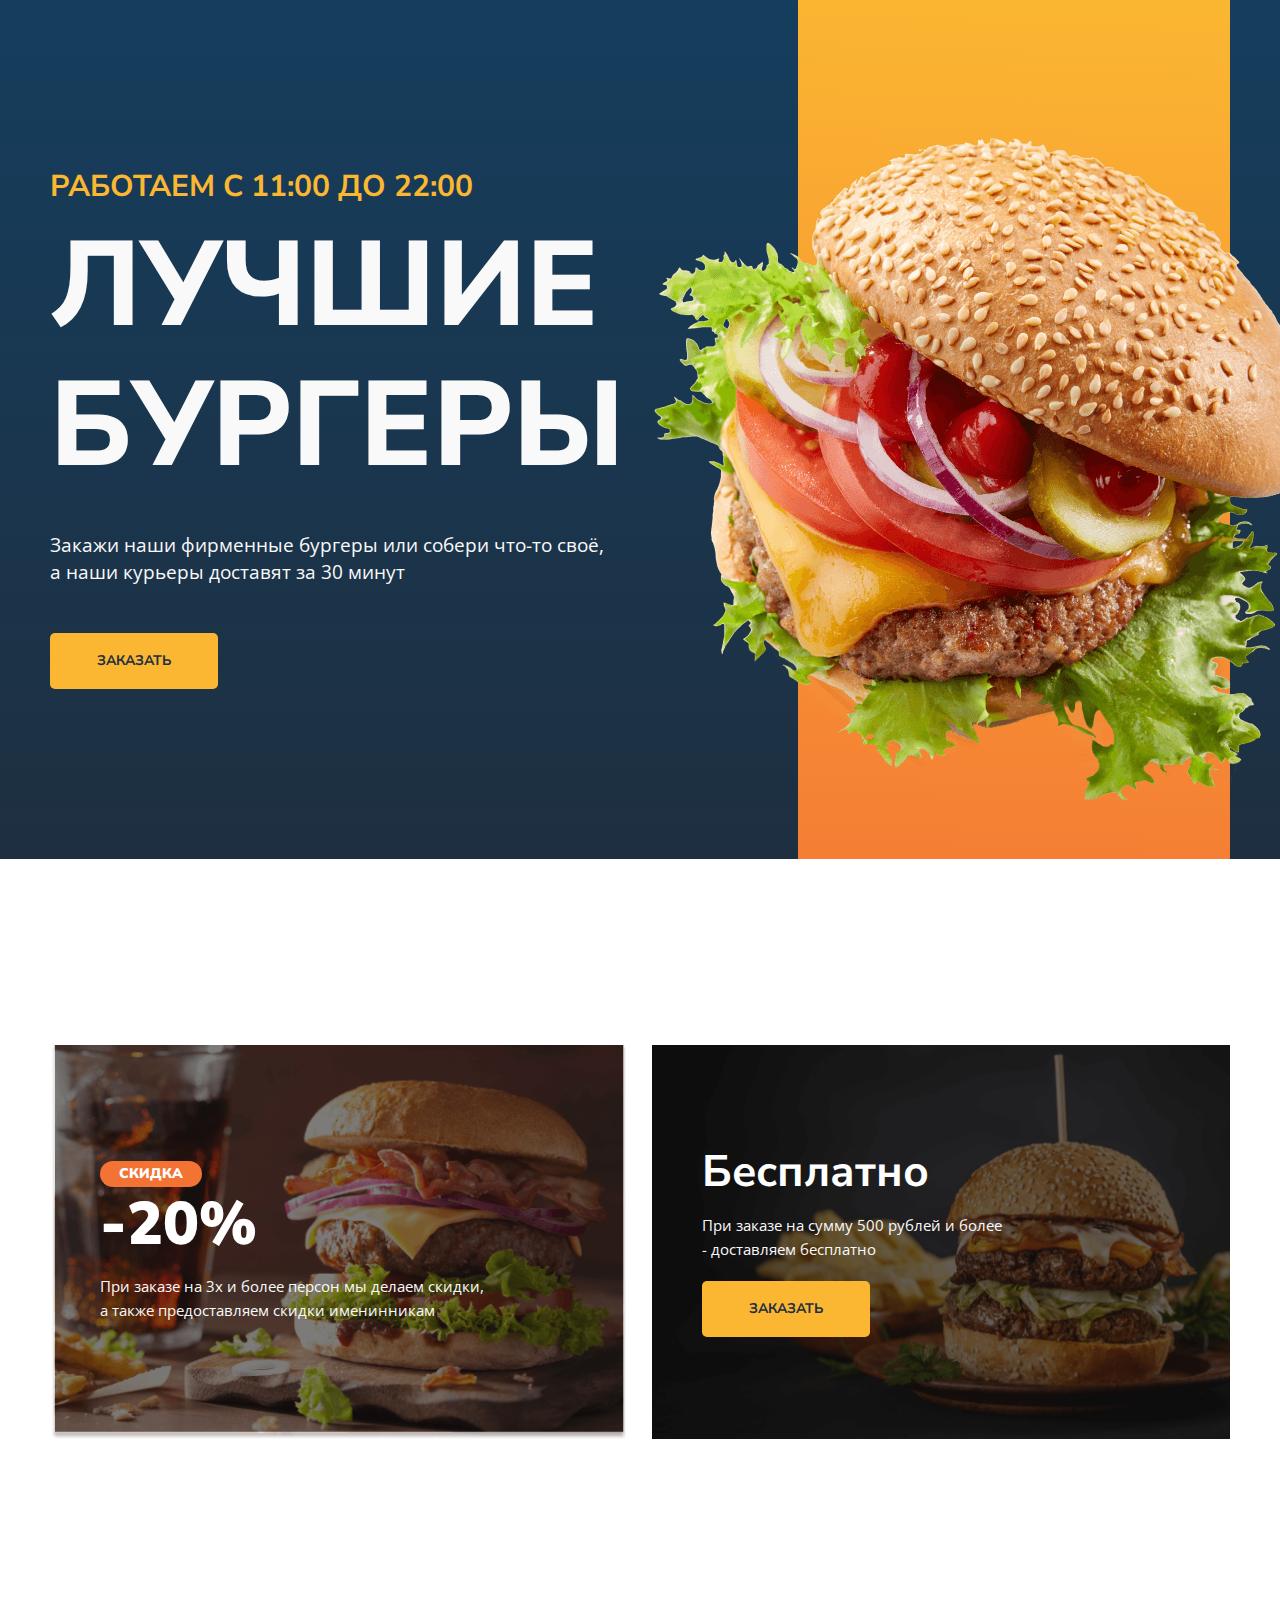
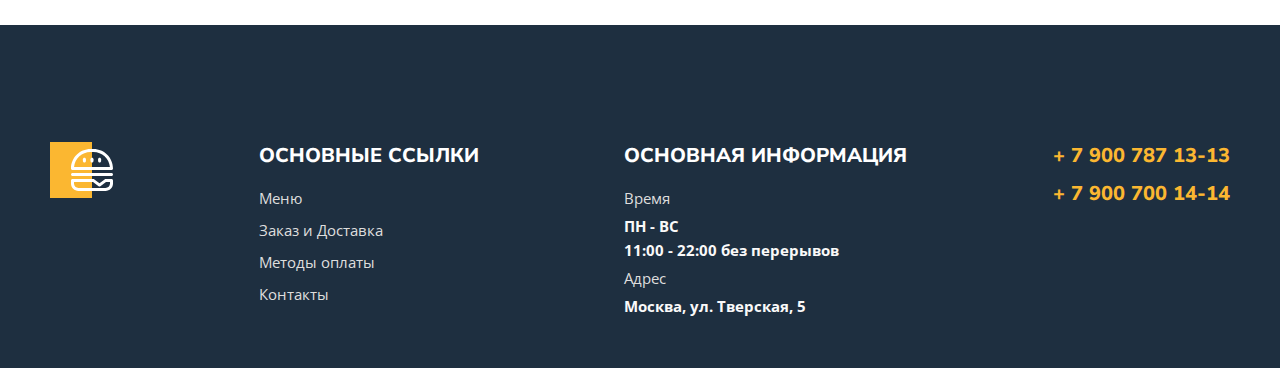
<file: index.html>
<!DOCTYPE html>
<html lang="ru">
<head>
    <meta charset="UTF-8">
    <meta http-equiv="X-UA-Compatible" content="IE=edge">
    <meta name="viewport" content="width=device-width, initial-scale=1.0">
    <title>Burger</title>
    <link rel="preconnect" href="https://fonts.googleapis.com">
    <link rel="preconnect" href="https://fonts.gstatic.com" crossorigin>
    <link href="https://fonts.googleapis.com/css2?family=Nunito+Sans:ital,wght@0,600;0,700;0,900;1,800&family=Open+Sans:wght@400;600;700&display=swap" rel="stylesheet"> 
    <link href="./css/normalize.css" rel="stylesheet">    
    <link rel="stylesheet" href="./css/main.css">
</head>
<body>
    <div class="main">
        <div class="wrapper">
            <div class="content">
                <h1 class='content-title'>
                    <span>работаем с 11:00 до 22:00</span>
                    Лучшие бургеры
                </h1>
                <p class="content-text">Закажи наши фирменные бургеры или собери что-то своё, а&nbspнаши курьеры доставят&nbspза&nbsp30 минут</p>
                <a href="menu.html" class="content-link">заказать</a>
            </div>
            <div class="visual">
                <div class="visual-bg">
                    <img src="./images/burger-logo.png" alt="burger-logo">
                </div>
            </div>
        </div>
    </div>
    <div class="promo">
        <div class="wrapper">
            <div class="promo-left">
                <p class="sale">Скидка</p>
                <p class="cost">-20%</p>
                <p class="promo-description">При заказе на 3х и более персон мы делаем скидки, а также предоставляем скидки именинникам</p>
            </div>
            <div class="promo-right">
                <p class="free">Бесплатно</p>
                <p class="promo-description">При заказе на сумму 500 рублей и более - доставляем бесплатно</p>
                <a href="menu.html" class="content-link">заказать</a>
            </div>
        </div>
    </div>
    <footer class="footer">
        <div class="wrapper">
            <div class="footer-container">
                <img class="footer-logo" src="./images/footer-logo.svg" alt="footer-logo">
                <div class="footer-links">
                    <h2>основные ссылки</h2>
                    <ul class="footer-list">
                        <li><a href="menu.html">Меню</a></li>
                        <li><a href="#">Заказ и Доставка</a></li>
                        <li><a href="#">Методы оплаты</a></li>
                        <li><a href="#">Контакты</a></li>
                    </ul>
                </div>
                <div class="footer-inform">
                    <h2>основная информация</h2>
                    <ul class="footer-list">
                        <li>
                            <span>Время</span>
                            ПН - ВС <br>
                            11:00 - 22:00 без перерывов
                        </li>
                        <li>
                            <span>Адрес</span>
                            Москва, ул. Тверская, 5
                        </li>
                    </ul>
                </div>
                <div class="footer-tel">
                    <ul class="footer-list">
                        <li>
                            <a href="tel:+79007871313">+ 7 900 787 13-13</a>
                        </li>
                        <li>
                            <a href="tel:+79007001414">+ 7 900 700 14-14</a>
                        </li>
                    </ul>
                </div>
        </div>
        </div>
        
    </footer>
</body>
</html>
</file>
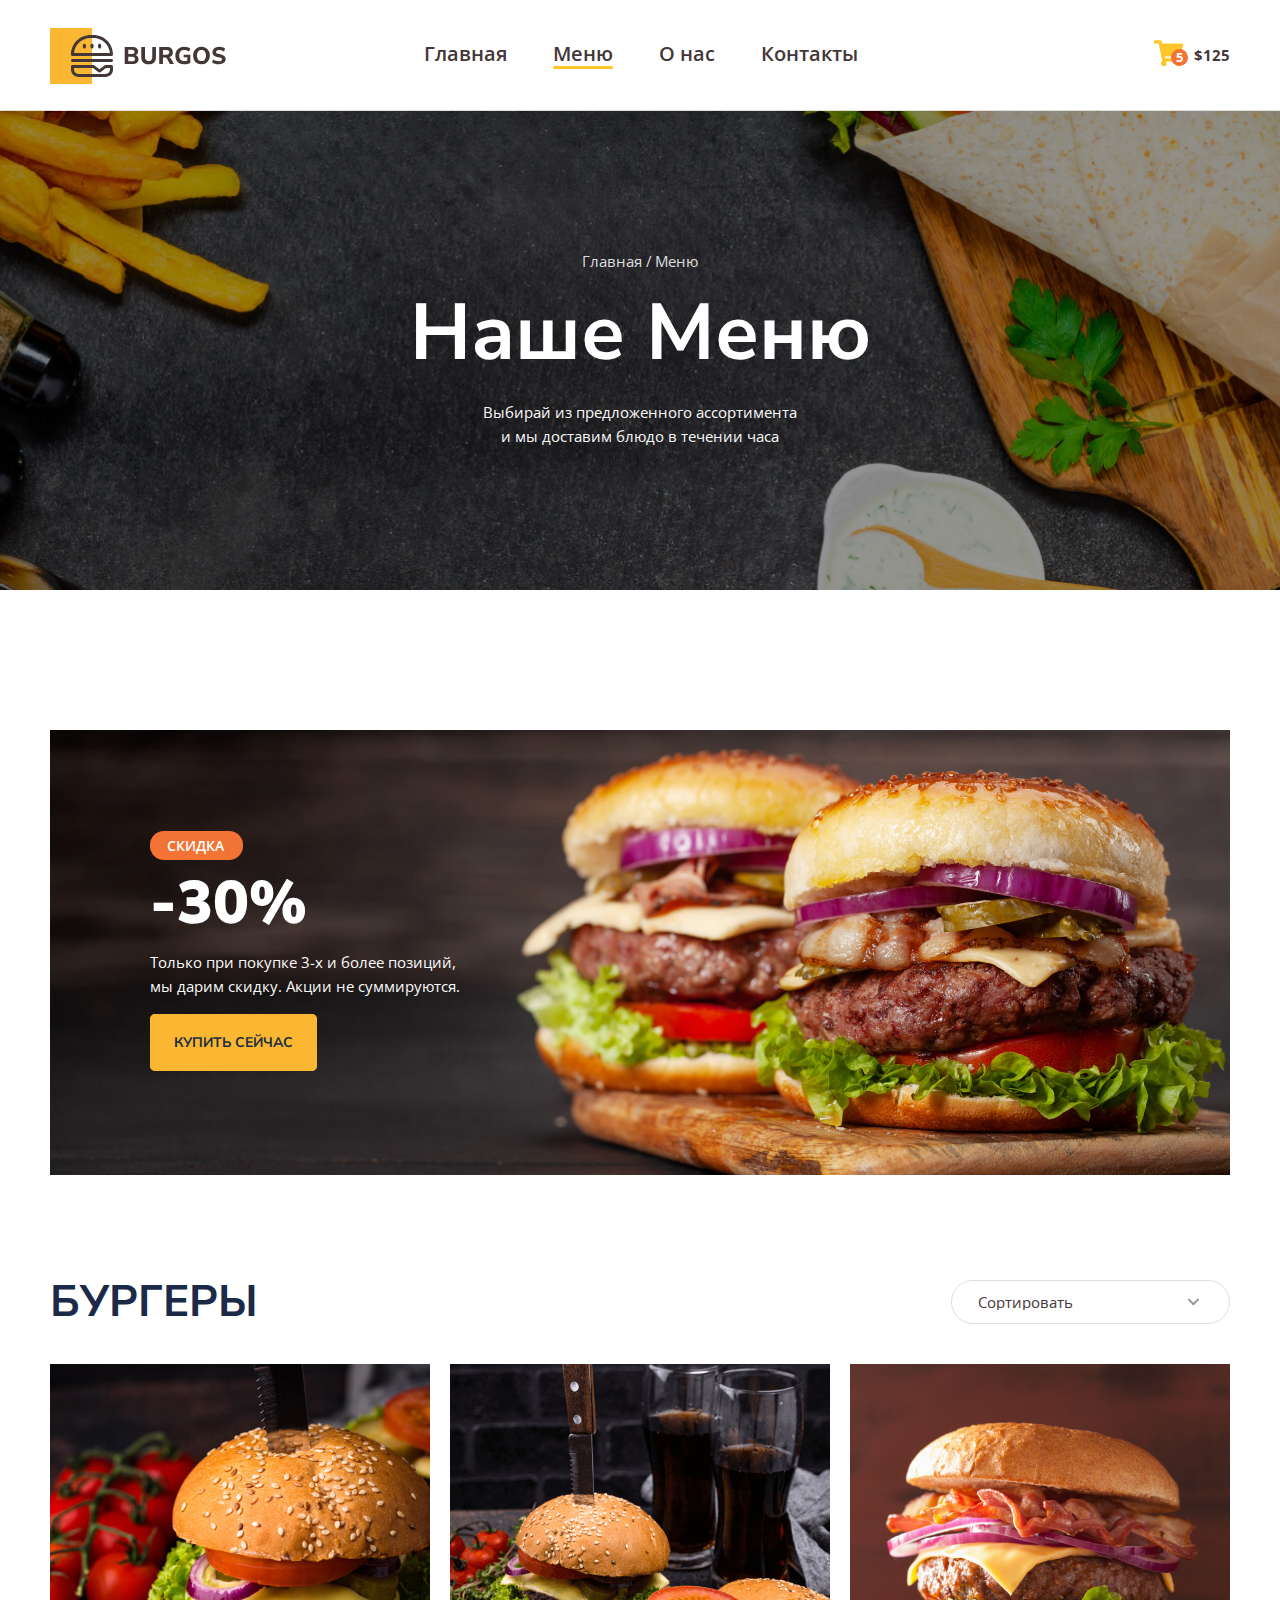
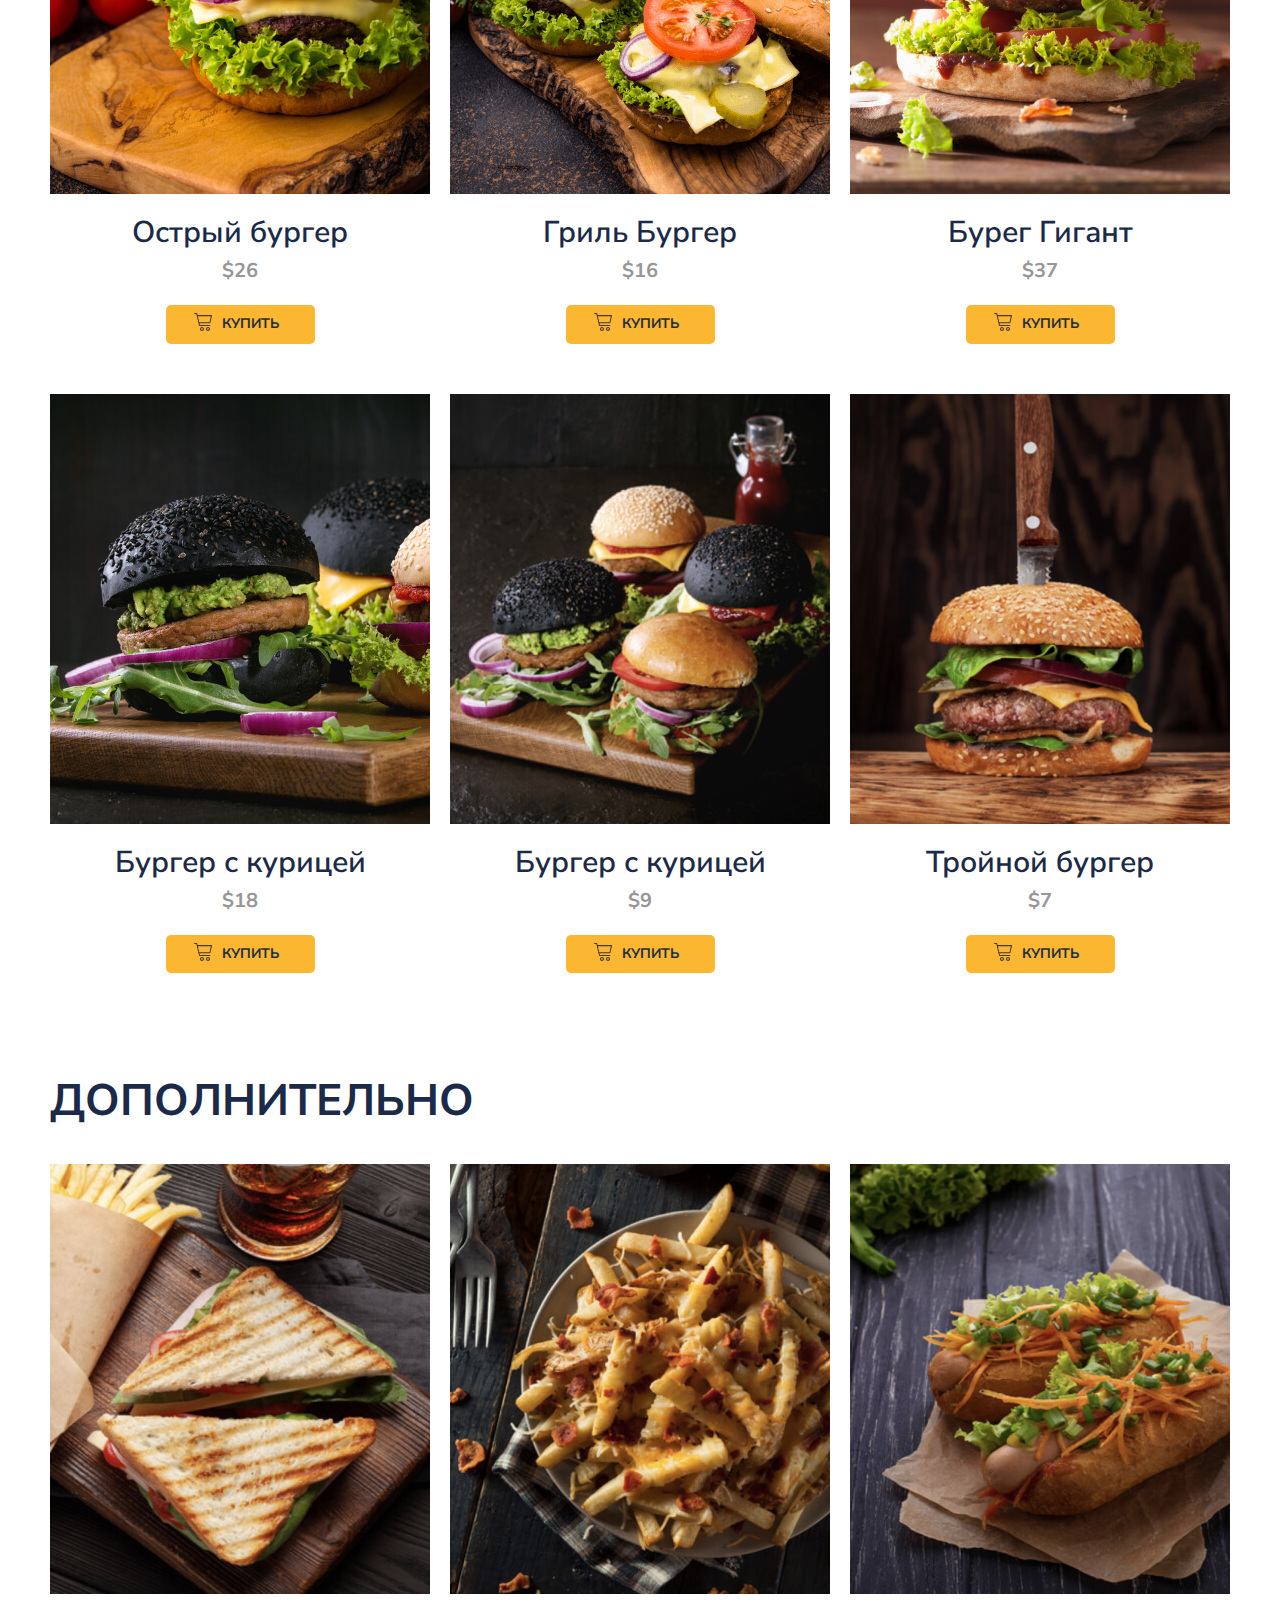
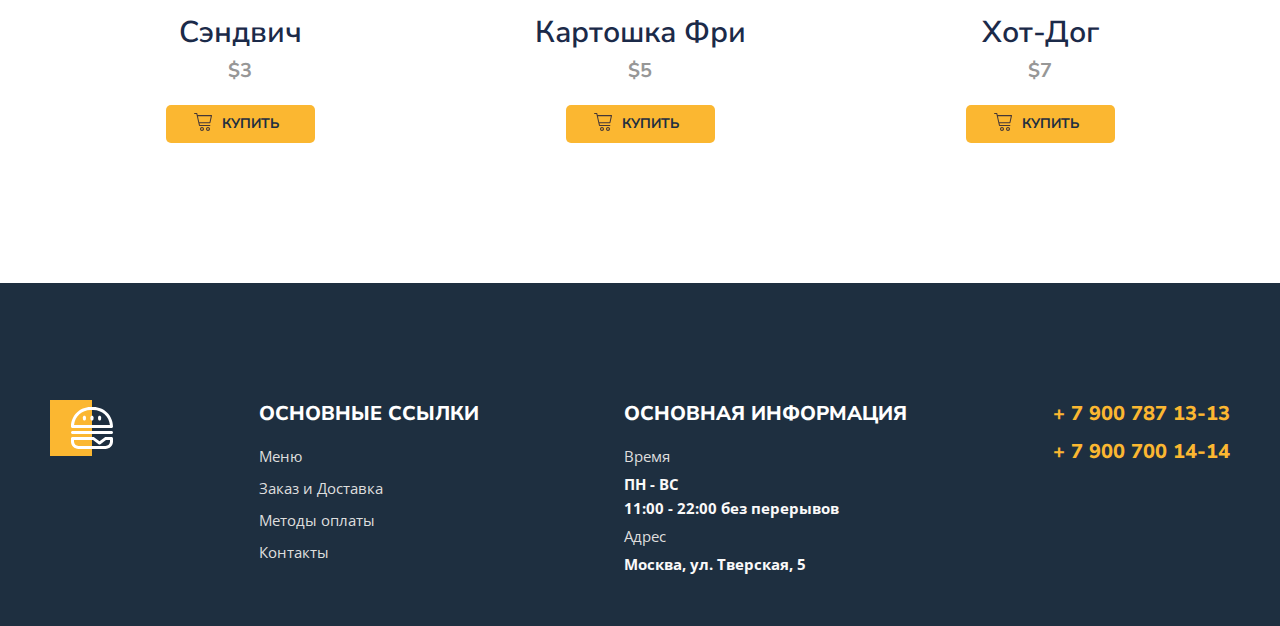
<file: menu.html>
<!DOCTYPE html>
<html lang="en">
<head>
    <meta charset="UTF-8">
    <meta http-equiv="X-UA-Compatible" content="IE=edge">
    <meta name="viewport" content="width=device-width, initial-scale=1.0">
    <title>Menu</title>
    <link rel="preconnect" href="https://fonts.googleapis.com">
    <link rel="preconnect" href="https://fonts.gstatic.com" crossorigin>
    <link href="https://fonts.googleapis.com/css2?family=Nunito+Sans:ital,wght@0,600;0,700;0,900;1,800&family=Open+Sans:wght@400;600;700&display=swap" rel="stylesheet"> 
    <link href="./css/normalize.css" rel="stylesheet">
    <link href="./css/main.css" rel="stylesheet">
    <link rel="shortcut icon" type="image/svg+xml" href="images/fav-Icon.svg"/>
    <link rel="apple-touch-icon" sizes="180x180" href="images/favicon/apple-touch-icon.png">
    <link rel="icon" type="image/png" sizes="32x32" href="images/favicon/favicon-32x32.png">
    <link rel="icon" type="image/png" sizes="16x16" href="images/favicon/favicon-16x16.png">
    <link rel="mask-icon" href="images/favicon/safari-pinned-tab.svg" color="#5bbad5">
    <link rel="shortcut icon" href="images/favicon/favicon.ico">
    <meta name="msapplication-TileColor" content="#da532c">
    <meta name="msapplication-config" content="images/favicon/browserconfig.xml">
    <meta name="theme-color" content="#ffffff">

    <!--<link href="https://cdnjs.cloudflare.com/ajax/libs/normalize/8.0.1/normalize.css" rel="stylesheet">-->
</head>
<body>
    <!-- Шапка сайта -->
    <header id="headerTop">
        <div class="container">
            <div class="header">
                <div class="header-burger">
                    <button class="burger" onclick="openModal()"></button>
                </div>
                <div class="header-item">
                    <a href="index.html" class="header-logo"></a>
                    <nav>
                        <ul class="header-nav">
                            <li>
                                <a href="index.html" class="">Главная</a>
                            </li>
                            <li>
                                <a href="#" class="">Меню</a>
                            </li>
                            <li>
                                <a href="#" class="">О нас</a>
                            </li>
                            <li>
                                <a href="#" class="">Контакты</a>
                            </li>
                        </ul>
                    </nav>
                </div>
                <button class="button">
                    <span class="button-item">
                        <img src="./images/shopping-cart.svg" alt="Корзина"/>
                        <span class="button-count">
                            5
                        </span>
                    </span>
                    <span class="button-text">
                        $125
                    </span>
                </button>
            </div>
        </div>
    </header>
    <div class="bg">
        <div class="container">
            <ul class="breadcrumbs">
                <li>
                    <a href="index.html">Главная</a>
                </li>
                <li>
                    <a href="#">Меню</a>
                </li>
            </ul>
            <h1 class="title-menu">Наше Меню</h1>
            <p class="description">Выбирай из предложенного ассортимента и мы доставим блюдо в течении часа</p>
        </div>
    </div>
    <main>
        <div class="banner">
            <div class="container">
                <div class="banner-box">
                    <h2 class="banner-title">
                        <span class="banner-sale">
                            скидка
                        </span>
                        <div class="banner-percent">
                            -30%
                        </div>
                    </h2>
                    <p class="banner-text">
                        Только при покупке 3-х и более позиций, мы&nbsp;дарим скидку. Акции&nbsp;не&nbsp;суммируются.
                    </p>
                    <a href="#menuBurger" class="banner-link">купить сейчас</a>
                </div>
            </div>
        </div>
        <section class="menu" id="menuBurger">
            <div class="container">
                <div class="menu-header">
                    <h2 class="menu-title">
                        Бургеры
                    </h2>
                    <select name="menu-select" id="menu-select" class="menu-select">
                        <option value="">Сортировать</option>
                        <option value="up">По возрстанию</option>
                        <option value="down">По убыванию</option>
                    </select>
                </div>
                <div class="menu-grid">
                    <div class="menu-grid-item">
                        <div class="menu-grid-cover">
                            <img src="./images/menu/Product01.jpg" alt="Острый бургер">
                        </div>
                        <p class="menu-grid-title">Острый бургер</p>
                        <p class="menu-grid-price">$26</p>
                        <button class="menu-grid-btn" type="button">
                            <span class="menu-grid-icon"><img src="./images/cart-menu.svg" alt="cart-menu"></span>
                            <span class="menu-grid-text">купить</span>
                        </button>
                    </div>
                    <div class="menu-grid-item">
                        <div class="menu-grid-cover">
                            <img src="./images/menu/Product02.jpg" alt="Гриль Бургер">
                        </div>
                        <p class="menu-grid-title">Гриль Бургер</p>
                        <p class="menu-grid-price">$16</p>
                        <button class="menu-grid-btn" type="button">
                            <span class="menu-grid-icon"><img src="./images/cart-menu.svg" alt="cart-menu"></span>
                            <span class="menu-grid-text">купить</span>
                        </button>
                    </div>
                    <div class="menu-grid-item">
                        <div class="menu-grid-cover">
                            <img src="./images/menu/Product03.jpg" alt="Бурег Гигант">
                        </div>
                        <p class="menu-grid-title">Бурег Гигант</p>
                        <p class="menu-grid-price">$37</p>
                        <button class="menu-grid-btn" type="button">
                            <span class="menu-grid-icon"><img src="./images/cart-menu.svg" alt="cart-menu"></span>
                            <span class="menu-grid-text">купить</span>
                        </button>
                    </div>
                    <div class="menu-grid-item">
                        <div class="menu-grid-cover">
                            <img src="./images/menu/Product04.jpg" alt="Бургер с курицей">
                        </div>
                        <p class="menu-grid-title">Бургер с курицей</p>
                        <p class="menu-grid-price">$18</p>
                        <button class="menu-grid-btn" type="button">
                            <span class="menu-grid-icon"><img src="./images/cart-menu.svg" alt="cart-menu"></span>
                            <span class="menu-grid-text">купить</span>
                        </button>
                    </div>
                    <div class="menu-grid-item">
                        <div class="menu-grid-cover">
                            <img src="./images/menu/Product05.jpg" alt="Бургер с курицей">
                        </div>
                        <p class="menu-grid-title">Бургер с курицей</p>
                        <p class="menu-grid-price">$9</p>
                        <button class="menu-grid-btn" type="button">
                            <span class="menu-grid-icon"><img src="./images/cart-menu.svg" alt="cart-menu"></span>
                            <span class="menu-grid-text">купить</span>
                        </button>
                    </div>
                    <div class="menu-grid-item">
                        <div class="menu-grid-cover">
                            <img src="./images/menu/Product06.jpg" alt="Тройной бургер">
                        </div>
                        <p class="menu-grid-title">Тройной бургер</p>
                        <p class="menu-grid-price">$7</p>
                        <button class="menu-grid-btn" type="button">
                            <span class="menu-grid-icon"><img src="./images/cart-menu.svg" alt="cart-menu"></span>
                            <span class="menu-grid-text">купить</span>
                        </button>
                    </div>
                </div>
            </div>
            
        </section>
        <section class="menu-additional">
            <div class="container">
                <h2 class="menu-additional-title">
                        дополнительно
                </h2>
                <div class="menu-grid">
                    <div class="menu-grid-item">
                        <div class="menu-grid-cover">
                            <img src="./images/menu/add/Product01.jpg" alt="Сэндвич">
                        </div>
                        <p class="menu-grid-title">Сэндвич</p>
                        <p class="menu-grid-price">$3</p>
                        <button class="menu-grid-btn" type="button">
                            <span class="menu-grid-icon"><img src="./images/cart-menu.svg" alt="cart-menu"></span>
                            <span class="menu-grid-text">купить</span>
                        </button>
                    </div>
                    <div class="menu-grid-item">
                        <div class="menu-grid-cover">
                            <img src="./images/menu/add/Product02.jpg" alt="Картошка Фри">
                        </div>
                        <p class="menu-grid-title">Картошка Фри</p>
                        <p class="menu-grid-price">$5</p>
                        <button class="menu-grid-btn" type="button">
                            <span class="menu-grid-icon"><img src="./images/cart-menu.svg" alt="cart-menu"></span>
                            <span class="menu-grid-text">купить</span>
                        </button>
                    </div>
                    <div class="menu-grid-item">
                        <div class="menu-grid-cover">
                            <img src="./images/menu/add/Product03.jpg" alt="Хот-Дог">
                        </div>
                        <p class="menu-grid-title">Хот-Дог</p>
                        <p class="menu-grid-price">$7</p>
                        <button class="menu-grid-btn" type="button">
                            <span class="menu-grid-icon"><img src="./images/cart-menu.svg" alt="cart-menu"></span>
                            <span class="menu-grid-text">купить</span>
                        </button>
                    </div>
                </div>
            </div>
        </section>
    </main>
    <footer class="footer">
        <div class="container">
            <div class="footer-container">
                <img class="footer-logo" src="./images/footer-logo.svg" alt="footer-logo">
                <div class="footer-links">
                    <h2>основные ссылки</h2>
                    <ul class="footer-list">
                        <li><a href="#">Меню</a></li>
                        <li><a href="#">Заказ и Доставка</a></li>
                        <li><a href="#">Методы оплаты</a></li>
                        <li><a href="#">Контакты</a></li>
                    </ul>
                    <!--<ul class="footer-list footer-tel">
                        <li>
                            <a href="tel:+79007871313">+ 7 900 787 13-13</a>
                        </li>
                        <li>
                            <a href="tel:+79007001414">+ 7 900 700 14-14</a>
                        </li>
                    </ul>-->  
                </div>
                <div class="footer-inform">
                    <h2>основная информация</h2>
                    <ul class="footer-list">
                        <li>
                            <span>Время</span>
                            ПН - ВС <br>
                            11:00 - 22:00 без перерывов
                        </li>
                        <li>
                            <span>Адрес</span>
                            Москва, ул. Тверская, 5
                        </li>
                    </ul>
                </div>
                <div class="footer-tel">
                    <ul class="footer-list">
                        <li>
                            <a href="tel:+79007871313">+ 7 900 787 13-13</a>
                        </li>
                        <li>
                            <a href="tel:+79007001414">+ 7 900 700 14-14</a>
                        </li>
                    </ul>
                </div>
        </div>
        </div>
        
    </footer>
    <a href="#headerTop" class="button-up hidden" id="btnUp">Наверх</a>
    <div class="modal" id="modal">
        <ul class="header-nav">
            <li>
                <a href="index.html" class="">Главная</a>
            </li>
            <li>
                <a href="#" class="">Меню</a>
            </li>
            <li>
                <a href="#" class="">О нас</a>
            </li>
            <li>
                <a href="#" class="">Контакты</a>
            </li>
        </ul>
        <button class="burger-close" onclick="closeModal()"></button>
    </div>
    <script src="./scripts/main.js"></script>
</body>
</html>
</file>
<file: css/main.css>
body {
    font-family: 'Nunito Sans', sans-serif;
}
.container {
    max-width: 1180px;
    margin: 0 auto;
    padding: 0 15px;
    overflow: hidden;
}
/* ------------------ header ------------------- */
.header {
    font-family: 'Open Sans', sans-serif;
    display: flex;
    align-items: center;
    justify-content: space-between;
    padding-top: 26px;
    padding-bottom: 25px;
}
header {
    border-bottom: 1px solid #DEDEDE;
}
.header-logo {
    display: block;
    background-image: url(../images/Logo.svg);
    width: 176px;
    height: 56px;
    background-repeat: no-repeat;
    background-size: cover;
}
.header-item {
    display: flex;
    align-items: center;
    justify-content: space-between; 
    flex-basis: 72.7%;
}
nav {
    position: relative;
    left: -50px; 
}
.header-nav {
    display: flex;
    list-style-type: none;
    padding-left: 0;
    gap: 46px;
}
.header-nav a {
    font-style: normal;
    font-weight: 600;
    font-size: 20px;
    line-height: 24px;
    color: #443737;
    text-decoration: none;
    transition: 0.5s;
}
.header-nav a::after {
    content: '';
    width: 100%;
    height: 3px;
    background-color: transparent;
    border-radius: 1.5px;
    display: block;
}
.header-nav a:hover {
    color: #FFC725;
}
.header-nav li:nth-child(2) a::after {
    background-color: #FFC725;
}
/*---------------grocery basket------------------*/
.button {
    display: flex;
    align-items: center;
    background-color: transparent;
    border: none;
    padding: 0;
    gap: 10px;
    cursor: pointer;
}
.button-text {
    color: #443737;
    font-weight: 700;
    font-size: 15px;
}
.button-item {
    position: relative;
}
.button-count {
    font-weight: 700;
    font-size: 13px;
    color: white;
    background-color: #F37335;
    border-radius: 100%;
    width: 17px;
    height: 17px;
    text-align: center;
    line-height: 1.3;
    position: absolute;
    top: 8.75px;
    left: 17px;
}
/* ----------------- top banner ------------------*/
.bg {
    text-align: center;
    color: white;
    background-image: url(../images/BG.jpg);
    background-size: cover;
    background-position: center center;
    padding: 142px 0; 
    margin-bottom: 140px;
    background-repeat: no-repeat;
}
.breadcrumbs {
    padding-left: 0;
    margin: 0;
    list-style-type: none;
    display: flex;
    justify-content: center;
    gap: 7px;
}
.breadcrumbs a {
    color: #DEDEDE;
    font-family: 'Open Sans', sans-serif;
    font-size: 15px;
    text-decoration: none;
}
.breadcrumbs li:nth-child(2) a::before {
    content: '/';
    position: relative;
    left: -3px;
    pointer-events: none;
}
.breadcrumbs a:hover {
    color: #FFC725;
}
.breadcrumbs a:hover::before {
    color: #DEDEDE;
}
.title-menu {
    font-weight: 700;
    font-size: 79px;
    margin-top: 17px;
    margin-bottom: 21px;
}
.description {
    font-family: 'Open Sans', sans-serif;
    font-size: 15px;
    line-height: 1.6;
    color: #FAF9F9;
    max-width: 320px;
    margin: 0 auto;
}
/*------------------sale banner-------------------*/
.banner-box {
    background-image: url(../images/banner.jpg);
    width: 100%;
    background-size: cover;
    padding: 100px 0 124px 100px;
    box-sizing: border-box;
}
.banner-title {
    color: white;
    display: block;
    max-width: 160px;
    margin: 0;
}
.banner-sale {
    font-family: 'Open Sans';
    font-style: normal;
    font-weight: 600;
    font-size: 14px;
    text-transform: uppercase;
    padding: 5px 19px 5px 17px;
    background-color: #F37335;
    border-radius: 14px;
}
.banner-percent{
    font-family: 'Nunito Sans';
    font-style: normal;
    font-weight: 900;
    font-size: 60px;
    line-height: 76px;
    color: #FFFFFF;
    margin: 7px 0 9px;
}
.banner-text {
    font-family: 'Open Sans';
    font-style: normal;
    font-weight: 400;
    font-size: 15px;
    line-height: 24px;
    color: #FAF9F9;
    max-width: 320px;
    margin: 0 0 35px;
}
.banner-link {
    text-decoration: none;
    text-transform: uppercase;
    color: #1E2F40;
    font-family: 'Nunito Sans';
    font-style: normal;
    font-weight: 700;
    font-size: 14px;
    background-color: #FBB731;
    padding: 18px 23px;
    border-radius: 5px;
    border: 1px solid #FBB731;
    transition: 0.5s;
}
.banner-link:hover {
    background-color: transparent;
    color: #FBB731;
}
.menu-header {
    display: flex;
    align-items: center;
    justify-content: space-between;
    margin: 62px 0 -2px;
}
/*--------------------main menu--------------------*/
.menu-title {
    color: #1B2A49;
    font-family: 'Nunito Sans';
    font-style: normal;
    font-weight: 700;
    font-size: 44px;
    line-height: 56px;
    text-transform: uppercase;
    margin: 0 0 36.52px;
    padding-top: 36.52px;
}
.menu-select {
    border: 1px solid #DEDEDE;
    padding: 13px 26px;
    color: #443737;
    border-radius: 22px;
    background-color: #FFFFFF;
    font-family: 'Open Sans';
    font-style: normal;
    font-weight: 400;
    font-size: 15px;
    line-height: 16px;
    /* Make chevron-down invisible */
    -webkit-appearance: none;
       -moz-appearance: none;
            appearance: none;
    flex-basis: 279px;
    background-image: url(../images/chevron-down.svg);
    background-repeat: no-repeat;
    background-size: 12.79px 7.75px;
    background-position: 89% center;
}

.menu-grid-item {
    display: flex;
    align-items: center;
    flex-direction: column;
    margin-bottom: 30px;
}

.menu-grid {
    display: grid;
    grid-template-columns: repeat(3, 1fr);
    gap: 20px;
}

.menu-grid-cover {
    width: 100%;
    height: 430px;
    position: relative;
    overflow: hidden;
}

.menu-grid-cover img {
    position: absolute;
    left: 50%;
    top: 50%;
    transform: translate(-50%, -50%);
    -o-object-fit: cover;
       object-fit: cover;
    width: 100%;
    height: 430px;
}

.menu-grid-title {
    color: #1B2A49;
    font-family: 'Nunito Sans';
    font-style: normal;
    font-weight: 600;
    font-size: 30px;
    line-height: 38px;
    padding: 0;
    margin: 20px 0 0 0;
}

.menu-grid-price {
    color: #979797;
    font-family: 'Nunito Sans';
    font-style: normal;
    font-weight: 700;
    font-size: 20px;
    line-height: 28px;
    margin: 5px 0 0;
}

.menu-grid-btn {
    background-color: #FBB731;
    border: none;
    padding: 8px 36px 8px 28px;
    display: flex;
    align-items: center;
    border-radius: 5px;
    margin: 20px 0 0;
    transition: 0.5s;
}
.menu-grid-btn:hover {
    background-color: #F37335;
    cursor: pointer;
}
.menu-grid-icon img {
    width: 18px;
    height: 18px;
    margin-right: 10px;
}

.menu-grid-text {
    text-transform: uppercase;
    color: #1E2F40;
    font-family: 'Nunito Sans';
    font-style: normal;
    font-weight: 700;
    font-size: 14px;
    line-height: 18px;
}

/*--------------------additional---------------------*/
.menu-additional-title {
    color: #1B2A49;
    font-family: 'Nunito Sans';
    font-style: normal;
    font-weight: 700;
    font-size: 44px;
    line-height: 56px;
    text-transform: uppercase;
    margin: 70px 0 35px;
}
/* styles for scrolling additional menu */
/*
.menu-additional .container {
    overflow-x: scroll;
    overflow-y: hidden;
    padding: 0;
}
.menu-additional .menu-grid {
    display: flex;
    flex-direction: row;
    justify-content: flex-start;
    gap: 20px;
}
.menu-additional .menu-grid-item {
    flex-basis: 380px;
    flex-shrink: 0;
    flex-grow: 0;
}
.menu-additional-title {
    position: -webkit-sticky;
    position: sticky;
    left: 0;
}
*/

/* ------------- footer ------------ */
.footer {
    background: #1E2F40;
    padding: 112px 0 50px;
    margin-top: 110px;
}
.footer-container {
    display: flex;
    justify-content: space-between;
    width: 100%;
}
.footer-logo {
    width: 63px;
    height: 56px;
    margin-top: 5px;
}
.footer-list {
    padding: 0;
    list-style: none;
    margin: 0;
}
footer h2 {
    font-family: 'Nunito Sans';
    font-style: normal;
    font-weight: 800;
    font-size: 20px;
    line-height: 38px;
    text-transform: uppercase;
    margin: 0;
    color: #FFFFFF;
}
.footer-links ul,
.footer-inform ul {
    margin-top: 7px;
}
.footer-links li,
.footer-inform span {
    font-family: 'Open Sans';
    font-style: normal;
    font-weight: 400;
    font-size: 15px;
    line-height: 32px;
    color: #DEDEDE;
    display: block;
} 
.footer-inform li {
    color: #FAF9F9;
    font-family: 'Open Sans';
    font-style: normal;
    font-weight: 700;
    font-size: 15px;
    line-height: 24px;
}
.footer-links a {
    text-decoration: none; 
    color: #DEDEDE;
    transition: 0.5s;
}
.footer-links a:hover {
    color: #FBB731;
}
.footer-tel a {
    font-family: 'Nunito Sans';
    font-style: normal;
    font-weight: 800;
    font-size: 20px;
    line-height: 38px;
    color: #FBB731;
    text-decoration: none;
    transition: 0.5s;
}
.footer-tel a:hover {
    color: #FFFFFF;
}
/* --------------- button Up -------------*/
.button-up {
    background-color: #FBB731;
    color: #1E2F40;
    font-weight: 700;
    font-size: 14px;
    text-transform: uppercase;
    text-decoration: none;
    padding: 10px 20px;
    position: fixed;
    right: 20px;
    bottom: 20px;
    border-radius: 3px;
    transition: 0.5s;
}
.button-up.hidden {
    opacity: 0;
}
.button-up.visible {
    opacity: 1;
}
.button-up:hover {
    background-color: #F37335;
}

/*---------------style index---------------*/

.main {
    background: linear-gradient(180deg, #0C4C7B -100%, #1E2F40 100%);
    overflow: hidden;
}
.wrapper {
    max-width: 1180px;
    margin: 0 auto;
    display: flex;
    justify-content: space-between;
    padding: 0 20px;
}
.content {
    color: #FAF9F9;
    flex: 0 0 580px;
    padding-top: 88px;
    padding-bottom: 170px;
}
h1.content-title {
    font-family: 'Nunito Sans';
    font-style: normal;
    font-weight: 800;
    font-size: 120px;
    line-height: 140px;
    text-transform: uppercase;
    color: #FAF9F9;
    margin-top: 80px;
    margin-bottom: 36px;
}
h1.content-title span {
    color: #FBB731;
    font-size: 30px;
    font-weight: 700;
    line-height: 38px;
    display: block;
    margin-bottom: 10px;
}
.content-text {
    font-family: 'Open Sans';
    font-size: 19px;
    line-height: 1.4;
    margin-top: 35px;
    margin-bottom: 48px;
}
.content-link {
    color: #1E2F40;
    background-color: #FBB731;
    border-radius: 5px;
    text-decoration: none;
    padding: 20px 47px;
    display: inline-block;
    text-transform: uppercase;
    font-size: 14px;
    font-weight: 700;
}
.visual {
    flex-grow: 1;
    display: flex;
    justify-content: flex-end;
    position: relative;
}
.visual-bg {
    width: 432px;
    height: 100%;
    background: linear-gradient(2.42deg, #F37335 -19.6%, #FBB731 100.79%, #FDC830 100.79%);
}
.main img {
    width: 829px;
    position: absolute;
    right: -168px;
}
.promo {
    padding-top: 186px;
    padding-bottom: 76px;
}
.promo-left,
.promo-right {
    flex: 0 0 49%;
    color: #fff;
    box-sizing: border-box;
    background-repeat: no-repeat;
    background-size: cover;
    background-position: center;
}
.promo-left {
    background-image: url(../images/Banner1.png);
    padding: 116px 50px;
}
.promo-right {
    background-image: url(../images/Banner2.png);
    padding: 102px 50px;
}
.sale {
    font-size: 14px;
    font-weight: 900;
    background: #F37335;
    padding: 5px 19px;
    border-radius: 14px;
    display: inline-block;
    text-transform: uppercase;
    margin: 0 0 3px;
}
.cost {
    font-size: 60px;
    font-weight: 900;
    margin: 0 0 8px;
}
.promo-description {
    font-family: 'Open Sans', sans-serif;
    color: #FAF9F9;
    font-size: 15px;
    line-height: 24px;
    margin-bottom: 0;
}
.promo-left .promo-description {
    max-width: 392px;
}
.promo-right .promo-description {
    max-width: 300px;
    margin-bottom: 20px;
}
.free {
    font-size: 44px;
    font-weight: 700;
    margin: 0 0 10px;
}
.content-link:hover {
    background-color: transparent;
    color: #FBB731;
    transition: 0.5s;
    border: 1px solid #FBB731;
}

/*----------------modal window-----------------*/
.burger {
    width: 34px;
    height: 22px;
    background-image: url(../images/menu-burger.svg);
    background-color: transparent;
    border: none;
    cursor: pointer;
    background-repeat: no-repeat;
    background-size: contain;
}
.modal {
    background-color: #FFF8DC;
    max-width: 500px;
    position: absolute;
    top: -400px;
    /* ставим по центру */
    left: 0;
    right: 0;
    margin: 20px auto 0;
    padding: 38px 0px;
    box-sizing: border-box;
    transition: 0.5s;
}
.modal .header-nav {
    flex-direction: column;
    align-items: center;
    gap: 19px;
    margin: 0;
    transition: 0.5s;
}
.burger-close {
    width: 22px;
    height: 22px;
    background-image: url(../images/modal-close.svg);
    background-color: transparent;
    border: none;
    background-size: contain;
    background-repeat: no-repeat;
    position: absolute;
    top: 20px;
    right: 20px;
    cursor: pointer;
}


/*-----------responsive menu---------------*/
@media (max-width: 1000px) {
    .container {
        max-width: 738px;
    }
    .header-logo {
        width: 150px;
        height: 48px;
        background-size: contain;
    }
    .header-nav {
        gap: 22px;
    }
    .header-item {
        flex-basis: 82%;
    }
    .bg {
        margin-bottom: 72px;
    }
    .menu-header {
        margin: 43px 0 -2px;
    }
    .banner-text {
        margin: 0 0 37px;
    }
    .banner-box {
        background-position: -80px center;
        padding: 100px 40px 120px;
        background-size: cover;
        box-sizing: border-box;
        width: 100%;
        height: 100%;
    }
    .menu-header {
        margin: 43px 0 -3px;
      }
    .menu-grid {
        grid-template-columns: repeat(2, 1fr);
    }
    .menu-additional-title {
        margin: 59px 0 35px;
    }
    .footer {
        padding-top: 60px;
        margin-top: 117px;
    }
    .footer-container {
        display: grid;
        grid-template-columns: 18% 42% 39%;
    }
    .footer-tel {
        grid-column-start: 2;
        grid-column-end: 3;
        grid-row-start: 2;
        grid-row-end: 3;
        margin-top: 2px;
    }
    .footer-links li, 
    .footer-inform span {
        line-height: 34px;
    }
    /* hide scroll */
    .menu-additional {
        overflow: hidden;
        /* height: 667px; to hide scroll */
        height: 667px; 
    }
    .menu-additional .menu-grid-cover {
        height: 320px;
    }
    .menu-additional img {
        height: 100%;
    }
    .menu-additional .menu-grid {
        display: flex;
        flex-direction: row;
        justify-content: flex-start;
        gap: 12px;
        width: auto;
    }
    .menu-additional .menu-grid-item {
        flex-basis: 275px;
        flex-shrink: 0;
        flex-grow: 0;
    }
    .menu-additional-title {
        position: -webkit-sticky;
        position: sticky;
        left: 0;
    }
    .menu-additional .container {
        overflow-x: scroll;
        overflow-y: hidden;
    }
}

@media (min-width: 766px) {
    .header-burger {
        display: none;
    }
}
@media (max-width: 765px) {
    nav {
        display: none;
    }
    .header {
        gap: 21px;
    }
    .bg {
        padding: 145px 0 140px;
    }
}
@media (max-width: 567px) {
    .title-menu {
        font-weight: 700;
        font-size: 38px;
    }
    .breadcrumbs {
        font-size: 14px;
    }
    .description {
        font-size: 12px;
    }
    .bg {
        padding: 55px 0;
    }
    .banner-box {
        padding: 35px 24px 54px;
        background-position: 17% center;
    }
    /*----------from320-------------*/
    .menu-grid-cover {
        height: 300px;
    }
    .menu-grid-title {
        font-size: 18px;
    }
    .menu-additional {
        overflow: hidden;
        height: 550px;
    }
    .menu-additional .menu-grid-cover {
        height: 180px;
    }
    .menu-additional .menu-grid {
        display: flex;
        flex-direction: row;
        justify-content: flex-start;
        gap: 5px;
        width: auto;
    }
    .menu-additional .menu-grid-item {
        flex-basis: 200px;
        flex-shrink: 0;
        flex-grow: 0;
        height: 380px;
    }
    .footer {
        margin-top: 55px;
        padding-top: 56px;
        padding-bottom: 50px;
    }
    .footer-container {
        display: flex;
        flex-direction: column;
        position: relative;
    }
    .footer-links {
        margin-top: 40px;
    }
    .footer-inform {
        margin-top: 26px;
    }
    .footer-tel {
        position: absolute;
        top: 0;
        right: 20px; 
    }
    .modal {
        max-width: 300px;
    }
}

@media (max-width: 500px) {
    .menu-additional {
        overflow: hidden;
        height: 550px;
    }
    .menu-additional .menu-grid-cover {
        height: 240px;
    }
    .menu-additional .menu-grid-item {
        flex-basis: 180px;
        flex-shrink: 0;
        flex-grow: 0;
    }
}

@media (max-width: 460px) {
    .banner-box {
        padding: 35px 24px 54px;
        background-position: 25% center;
    }
    .header-logo {
        width: 116px;
        height: 37px;
        background-size: contain;
    }
    .header {
        padding-bottom: 20px;
    }
    .title-menu {
        margin-top: 27px;
        margin-bottom: 12px;
    }
    .description {
        max-width: 280px;
    }
    .bg {
        padding-bottom: 60px;
        margin-bottom: 32px;
        background-size: cover;
        background-repeat: no-repeat;
        background-image: url(../images/BG-SE.jpg);
    }
    .banner-box {
        padding-left: 15px;
        padding-right: 30px;
        background-position: 20% center;
    }
    .banner-text {
        margin: 0 0 35px;
      }
    .banner-link {
        padding: 18px 25px;
    }
    .menu-header {
        margin: 52px 0 22px;
        gap: 26px;
    }
    .menu-header h2 {
        font-family: 'Nunito Sans';
        font-style: normal;
        font-weight: 700;
        font-size: 27px;
        line-height: 56px;
        color: #1B2A49;
        margin-bottom: 0;
        padding-top: 0;
    }
    .menu-select {
        font-family: 'Open Sans';
        font-style: normal;
        font-weight: 400;
        font-size: 12px;
        line-height: 24px;
        color: #443737;
        padding: 7px 12px;
    }
    .menu-grid {
        gap: 10px;
    }
    .menu-grid-item {
        flex: 0 0 139px;
        height: 280px;
        margin-bottom: 14px;
    }
    .menu-grid-cover,
    .menu-grid-cover img {
        height: 180px;
    }
    .menu-grid-title {
        font-family: 'Nunito Sans';
        font-style: normal;
        font-weight: 700;
        font-size: 13px;
        line-height: 20px;
        color: #1B2A49;
        margin-top: 8px;
    }
    .menu-grid-price {
        font-family: 'Nunito Sans';
        font-style: normal;
        font-weight: 700;
        font-size: 16px;
        line-height: 28px;
        color: #979797;
        margin-top: 0;
    }
    .menu-grid-btn {
        font-family: 'Nunito Sans';
        font-style: normal;
        font-weight: 700;
        font-size: 14px;
        line-height: 18px;
        color: #1E2F40;
        margin-top: 7px;
        padding: 8px 25px 8px 19px;
    }
    .menu-additional-title {
        font-family: 'Nunito Sans';
        font-style: normal;
        font-weight: 700;
        font-size: 27px;
        line-height: 56px;
        color: #1B2A49;
        margin-top: 33px;
        margin-bottom: 25px;
    }
    .menu-additional {
        overflow: hidden;
        height: 400px;
    }
    .menu-additional .menu-grid-cover {
        height: 180px;
    }
    .menu-additional .menu-grid {
        display: flex;
        flex-direction: row;
        justify-content: flex-start;
        gap: 5px;
        width: auto;
    }
    .menu-additional .menu-grid-item {
        flex-basis: 140px;
    }
    .footer {
        margin-top: 55px;
        padding-top: 56px;
        padding-bottom: 50px;
    }
    .footer-container {
        display: flex;
        flex-direction: column;
    }
    .footer-links {
        margin-top: 40px;
    }
    .footer-inform {
        margin-top: 26px;
    }
    .footer-tel {
        position: absolute;
        top: 0;
        right: 20px;
    }
    .modal {
        max-width: 300px;
    }
}
@media (max-width: 319px) {
    .header {
        gap: 0;
    }
    .header-logo {
        background-image: none;
    }
    .header-item {
        flex-basis: 30%;
      }
    .title-menu {
        margin-top: 27px;
        margin-bottom: 18px;
        font-size: 32px;
    }
    .description {
        font-size: 9px;
    }
    .banner-percent {
        font-size: 42px;
    }
    .banner-text {
        font-size: 12px;
    }
    .banner-box {
        background-position: 30% center;
    }
    .banner-link {
        padding: 14px 19px;
        font-size: 10px;
    }
    .menu-header h2 {
        font-size: 18px;
    }
    .menu-select {
        padding: 3px 7px;
        font-size: 10px;
    }
    .menu-header {
        margin: 30px 0 12px;
        gap: 16px;
      }
    .menu-grid-title {
        font-size: 10px;
        margin-top: 8px;
    }
    .menu-grid-price {
        font-size: 12px;
        line-height: 18px;
    }
    .menu-grid-btn {
        margin-top: 7px;
        padding: 5px 10px 5px 5px;
    }
    .menu-grid-text {
        font-size: 10px;
        line-height: 8px;
    }
    .menu-grid-item {
        flex: 0 0 100px;
        margin-bottom: 10px;
        height: 100%;
    }
    .container {
        padding: 0 8px;
    }
    .menu-grid {
        gap: 5px;
    }
    .menu-grid-cover {
        height: 140px;
        width: 100%;
    }
    .menu-additional-title {
        font-size: 18px;
        margin-top: 15px;
        margin-bottom: 0px;
    }
    .footer-tel {
        position: absolute;
        top: 0;
        right: 20px;
    }
    .footer-tel a {
        font-size: 14px;
        line-height: 30px;
    }
}
</file>
